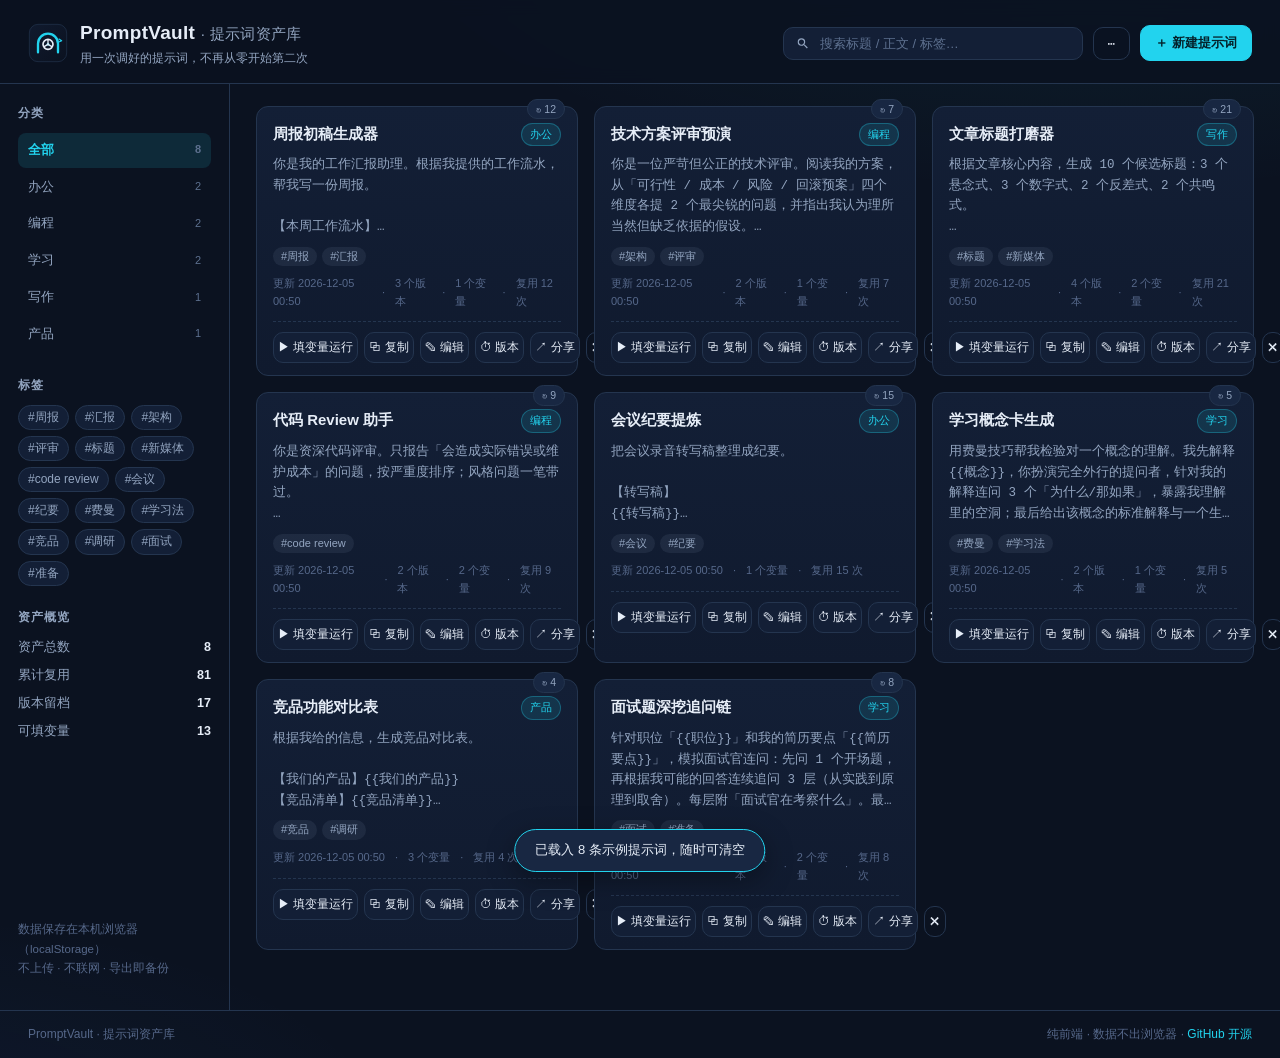
<file: index.html>
<!DOCTYPE html>
<html lang="zh-CN">
<head>
<meta charset="UTF-8">
<meta name="viewport" content="width=device-width, initial-scale=1.0">
<title>PromptVault · 提示词资产库</title>
<meta name="description" content="把每一次调教好的提示词，变成可复用的资产。分类、标签、变量、版本、分享——纯前端零依赖，数据不出浏览器。">
<link rel="icon" href="assets/logo.svg" type="image/svg+xml">
<link rel="stylesheet" href="style.css">
</head>
<body>

<!-- ===== 顶栏 ===== -->
<header class="topbar">
  <div class="brand">
    <img src="assets/logo.svg" alt="" class="brand-logo">
    <div class="brand-text">
      <h1>PromptVault <span class="brand-sub">· 提示词资产库</span></h1>
      <p class="brand-slogan">用一次调好的提示词，不再从零开始第二次</p>
    </div>
  </div>
  <div class="topbar-actions">
    <div class="searchbox">
      <svg viewBox="0 0 24 24" width="15" height="15"><path fill="currentColor" d="M15.5 14h-.79l-.28-.27A6.47 6.47 0 0 0 16 9.5A6.5 6.5 0 1 0 9.5 16c1.61 0 3.09-.59 4.23-1.57l.27.28v.79l5 4.99L20.49 19l-4.99-5Zm-6 0C7.01 14 5 11.99 5 9.5S7.01 5 9.5 5S14 7.01 14 9.5S11.99 14 9.5 14Z"/></svg>
      <input id="searchInput" type="search" placeholder="搜索标题 / 正文 / 标签…" autocomplete="off">
    </div>
    <button class="btn ghost" id="btnTools" title="导入 / 导出 / 清空">⋯</button>
    <button class="btn primary" id="btnAdd">＋ 新建提示词</button>
  </div>
</header>

<!-- ===== 主体 ===== -->
<main class="layout">
  <!-- 侧栏 -->
  <aside class="sidebar">
    <section class="side-block">
      <h3>分类</h3>
      <ul id="categoryList" class="side-list"></ul>
    </section>
    <section class="side-block">
      <h3>标签</h3>
      <div id="tagCloud" class="tag-cloud"></div>
    </section>
    <section class="side-block">
      <h3>资产概览</h3>
      <div id="stats" class="stats"></div>
    </section>
    <p class="side-foot">数据保存在本机浏览器（localStorage）<br>不上传 · 不联网 · 导出即备份</p>
  </aside>

  <!-- 卡片区 -->
  <section class="content">
    <div id="emptyState" class="empty" hidden>
      <p class="empty-title">这里还没有资产</p>
      <p class="empty-sub">把你最近一次用得顺手的提示词存进来，它就是你的第一笔资产。</p>
      <button class="btn primary" id="btnAddEmpty">＋ 新建提示词</button>
    </div>
    <div id="cardGrid" class="card-grid"></div>
  </section>
</main>

<!-- ===== 编辑弹窗 ===== -->
<dialog id="editorModal" class="modal">
  <form id="editorForm" method="dialog">
    <h2 id="editorTitle">新建提示词</h2>
    <div class="form-row two">
      <label>名称<input id="fName" type="text" maxlength="60" placeholder="例：月报初稿生成器" required></label>
      <label>分类<input id="fCategory" type="text" maxlength="20" list="categorySuggestions" placeholder="例：写作 / 编程 / 办公" required>
        <datalist id="categorySuggestions"></datalist>
      </label>
    </div>
    <label>标签<span class="hint">空格分隔，最多 5 个</span>
      <input id="fTags" type="text" placeholder="例：周报 汇报 工作总结">
    </label>
    <label>提示词正文<span class="hint">变量用双花括号占位，例：<code>{{目标读者}}</code>，运行时可填</span>
      <textarea id="fBody" rows="9" placeholder="你是…（角色设定）&#10;请根据以下信息…（任务说明）&#10;输出要求：…（格式约束）" required></textarea>
    </label>
    <div id="varPreview" class="var-preview" hidden></div>
    <div class="modal-foot">
      <button type="button" class="btn ghost" id="btnEditorCancel">取消</button>
      <button type="submit" class="btn primary" id="btnEditorSave">保存为资产</button>
    </div>
  </form>
</dialog>

<!-- ===== 运行弹窗（变量填充） ===== -->
<dialog id="runnerModal" class="modal">
  <h2 id="runnerTitle">运行提示词</h2>
  <p class="hint" id="runnerHint"></p>
  <div id="runnerFields" class="runner-fields"></div>
  <div class="runner-output">
    <div class="runner-output-head">
      <span>成品预览</span>
      <button class="btn small" id="btnCopyFinal">复制成品</button>
    </div>
    <pre id="runnerOutput"></pre>
  </div>
  <div class="modal-foot">
    <button type="button" class="btn ghost" id="btnRunnerClose">关闭</button>
    <button type="button" class="btn primary" id="btnCopyRaw">复制原始提示词</button>
  </div>
</dialog>

<!-- ===== 版本历史弹窗 ===== -->
<dialog id="historyModal" class="modal">
  <h2 id="historyTitle">版本历史</h2>
  <p class="hint">每次保存都会留档，可随时回滚。</p>
  <div id="historyList" class="history-list"></div>
  <div class="modal-foot">
    <button type="button" class="btn ghost" id="btnHistoryClose">关闭</button>
  </div>
</dialog>

<!-- ===== 导入导出弹窗 ===== -->
<dialog id="toolsModal" class="modal">
  <h2>备份与迁移</h2>
  <p class="hint">数据全部在本机。换电脑、换浏览器前，先导出一份 JSON。</p>
  <div class="tools-grid">
    <button class="btn" id="btnExport">⬇ 导出全部资产（JSON）</button>
    <button class="btn" id="btnImport">⬆ 导入备份（JSON）</button>
    <button class="btn" id="btnDemo">✦ 载入 8 条示例提示词</button>
    <button class="btn danger" id="btnWipe">✕ 清空全部数据</button>
  </div>
  <div class="modal-foot">
    <button type="button" class="btn ghost" id="btnToolsClose">关闭</button>
  </div>
</dialog>

<!-- ===== 分享接收弹窗 ===== -->
<dialog id="receiveModal" class="modal">
  <h2>收到一条分享的提示词</h2>
  <div id="receivePreview" class="receive-preview"></div>
  <div class="modal-foot">
    <button type="button" class="btn ghost" id="btnReceiveSkip">不要</button>
    <button type="button" class="btn primary" id="btnReceiveSave">存入我的资产库</button>
  </div>
</dialog>

<footer class="pagefoot">
  <span>PromptVault · 提示词资产库</span>
  <span>纯前端 · 数据不出浏览器 · <a href="https://github.com/suncpp/promptvault" target="_blank" rel="noopener">GitHub 开源</a></span>
</footer>

<div id="toast" class="toast" hidden></div>
<input type="file" id="importFile" accept=".json,application/json" hidden>

<script src="app.js"></script>
</body>
</html>
</file>
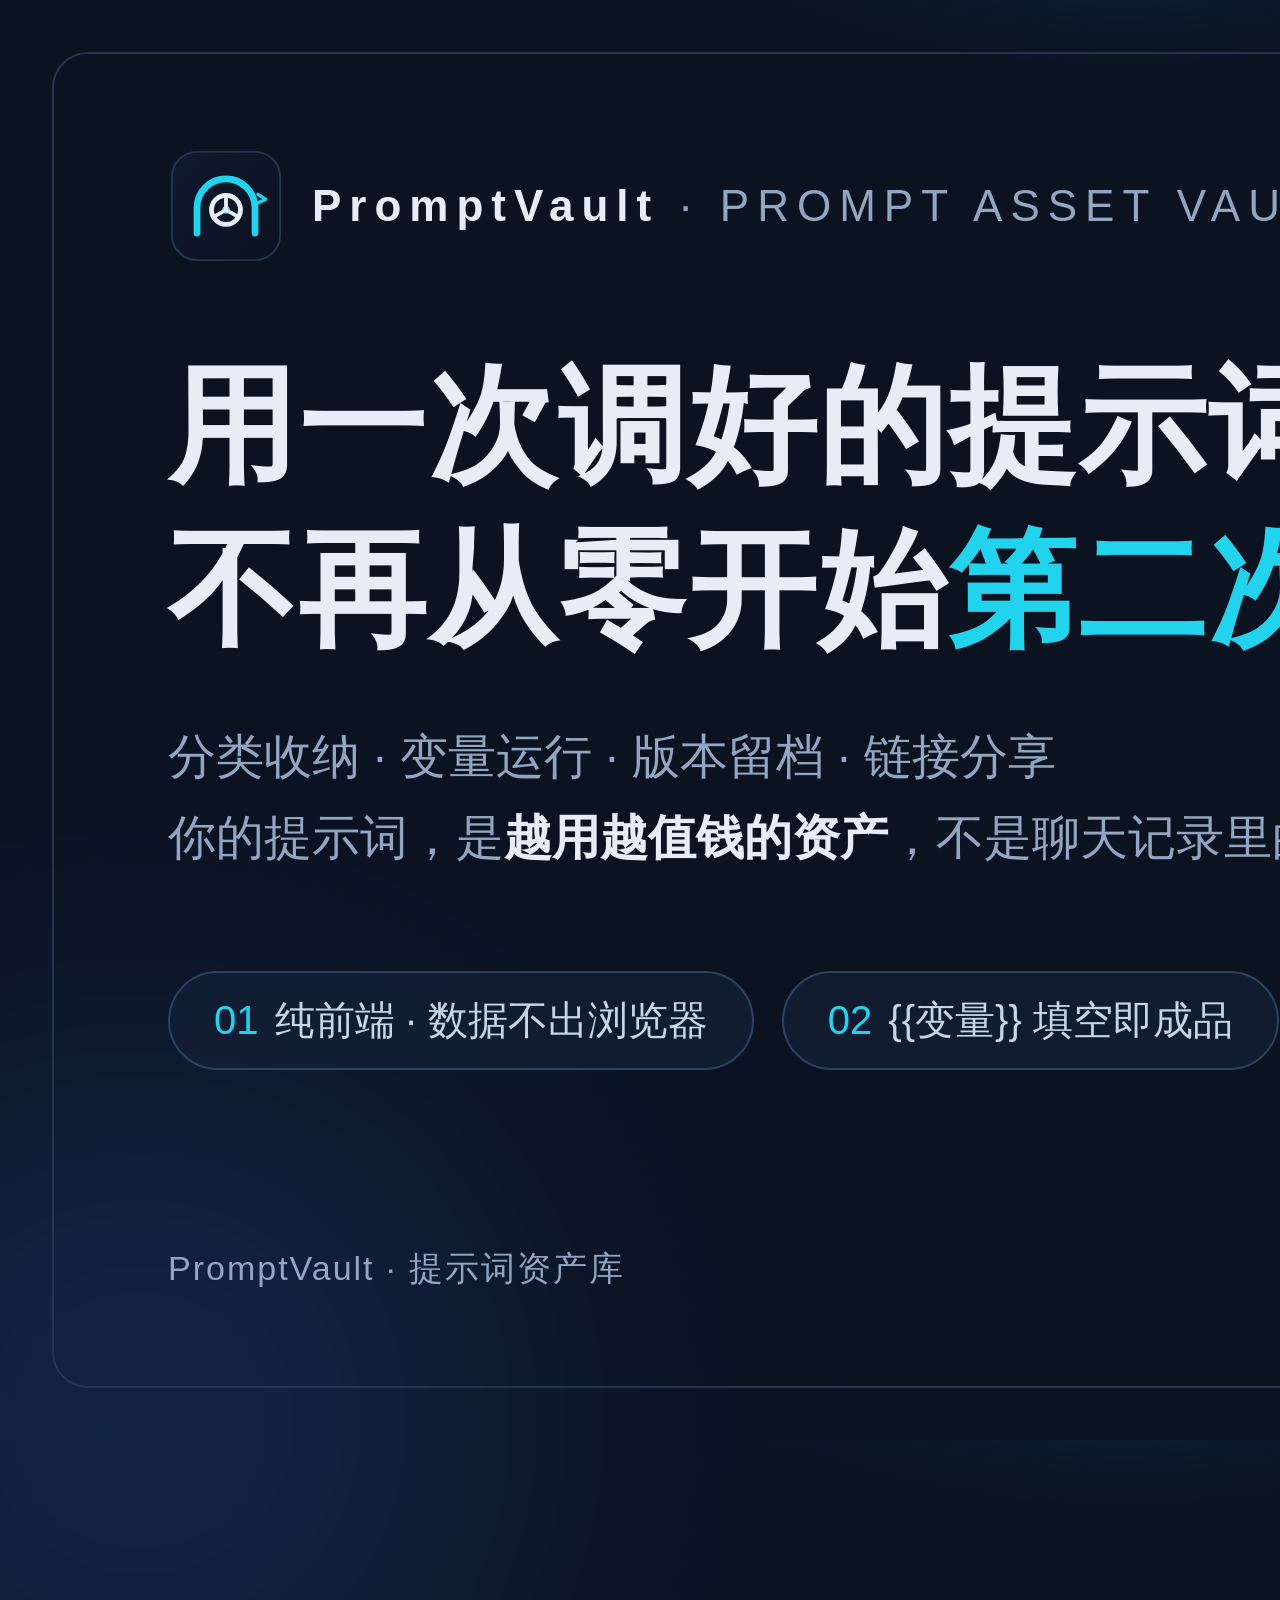
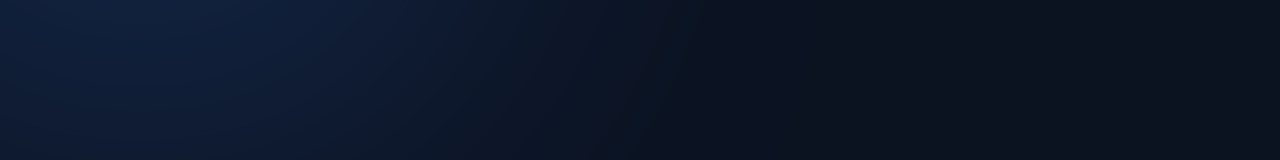
<file: assets/cover-intro.html>
<!DOCTYPE html>
<html lang="zh-CN">
<head>
<meta charset="UTF-8">
<style>
  * { margin: 0; padding: 0; box-sizing: border-box; }
  body {
    width: 1280px; height: 720px; zoom: 2;
    background:
      radial-gradient(900px 420px at 88% -12%, rgba(34,211,238,0.14), transparent 60%),
      radial-gradient(700px 380px at -6% 112%, rgba(59,130,246,0.10), transparent 60%),
      #0B1220;
    color: #E6EDF7;
    font-family: "Microsoft YaHei", "PingFang SC", sans-serif;
    position: relative; overflow: hidden;
  }
  .frame { position: absolute; inset: 26px; border: 1px solid #24354F; border-radius: 18px; }
  .glow { position: absolute; width: 340px; height: 340px; border-radius: 50%; filter: blur(90px); opacity: .35; }
  .g1 { background: #22D3EE; top: -140px; right: -80px; }
  .g2 { background: #3B82F6; bottom: -160px; left: -100px; opacity: .22; }

  .wrap { position: absolute; inset: 0; padding: 74px 84px; display: flex; flex-direction: column; }
  .kicker { display: flex; align-items: center; gap: 14px; }
  .logo { width: 58px; height: 58px; }
  .kicker-txt { font-size: 22px; letter-spacing: 4px; color: #93A5C0; }
  .kicker-txt b { color: #E6EDF7; }

  h1 { margin-top: 40px; font-size: 64px; line-height: 1.28; letter-spacing: 1px; }
  h1 .hl { color: #22D3EE; }
  .sub { margin-top: 22px; font-size: 24px; color: #93A5C0; line-height: 1.7; }
  .sub b { color: #E6EDF7; font-weight: 600; }

  .pills { margin-top: 46px; display: flex; gap: 14px; }
  .pill {
    border: 1px solid #2C4260; background: rgba(19,31,54,.75); border-radius: 99px;
    padding: 10px 22px; font-size: 20px; color: #C7D5EA;
  }
  .pill em { font-style: normal; color: #22D3EE; margin-right: 8px; }

  .foot {
    margin-top: auto; display: flex; justify-content: space-between; align-items: flex-end;
    font-size: 17px; color: #56688A; letter-spacing: 1px;
  }
  .foot .brand { color: #93A5C0; }
  .check { position: fixed; left: 0; top: 0; }
</style>
</head>
<body>
  <div class="glow g1"></div>
  <div class="glow g2"></div>
  <div class="frame"></div>
  <div class="wrap">
    <div class="kicker">
      <img class="logo" src="logo.svg" alt="">
      <div class="kicker-txt"><b>PromptVault</b> · PROMPT ASSET VAULT</div>
    </div>
    <h1>用一次调好的提示词，<br>不再从零开始<span class="hl">第二次</span></h1>
    <p class="sub">分类收纳 · 变量运行 · 版本留档 · 链接分享<br>你的提示词，是<b>越用越值钱的资产</b>，不是聊天记录里的尘埃</p>
    <div class="pills">
      <span class="pill"><em>01</em>纯前端 · 数据不出浏览器</span>
      <span class="pill"><em>02</em>{{变量}} 填空即成品</span>
      <span class="pill"><em>03</em>每次修改自动留版本</span>
    </div>
    <div class="foot">
      <span class="brand">PromptVault · 提示词资产库</span>
      <span>juejin.cn/vibe-work · 1024 新饭碗计划参赛作品</span>
    </div>
  </div>
  <script>
    window.addEventListener('load', function () {
      var over = 0;
      document.querySelectorAll('body *').forEach(function (el) {
        var r = el.getBoundingClientRect();
        if (r.width && r.height && (r.right > document.body.offsetWidth + 1 || r.bottom > document.body.offsetHeight + 1 || r.left < -1 || r.top < -1)) over++;
      });
      document.title = 'OVERFLOW=' + over;
    });
  </script>
</body>
</html>
</file>
<file: style.css>
/* ===== PromptVault · 提示词资产库 ===== */
:root {
  --bg: #0B1220;
  --bg-soft: #101a2e;
  --panel: #131f36;
  --panel-2: #182742;
  --line: #24354f;
  --text: #E6EDF7;
  --text-dim: #93a5c0;
  --accent: #22D3EE;
  --accent-deep: #0ea5c4;
  --accent-soft: rgba(34, 211, 238, 0.12);
  --warn: #F87171;
  --radius: 12px;
  --shadow: 0 8px 28px rgba(0, 0, 0, 0.35);
}
* { box-sizing: border-box; }
html, body { margin: 0; padding: 0; }
body {
  background:
    radial-gradient(1200px 500px at 85% -10%, rgba(34, 211, 238, 0.08), transparent 60%),
    radial-gradient(900px 420px at -10% 110%, rgba(59, 130, 246, 0.07), transparent 60%),
    var(--bg);
  color: var(--text);
  font: 14px/1.6 "Segoe UI", "PingFang SC", "Microsoft YaHei", sans-serif;
  min-height: 100vh;
}
a { color: var(--accent); text-decoration: none; }
a:hover { text-decoration: underline; }

/* ---- 顶栏 ---- */
.topbar {
  display: flex; align-items: center; justify-content: space-between; gap: 16px;
  padding: 18px 28px 14px;
  border-bottom: 1px solid var(--line);
  background: rgba(11, 18, 32, 0.85);
  position: sticky; top: 0; z-index: 20; backdrop-filter: blur(8px);
}
.brand { display: flex; align-items: center; gap: 12px; min-width: 0; }
.brand-logo { width: 40px; height: 40px; flex: none; }
.brand-text h1 { margin: 0; font-size: 19px; letter-spacing: 0.3px; }
.brand-sub { color: var(--text-dim); font-weight: 400; font-size: 15px; }
.brand-slogan { margin: 1px 0 0; font-size: 12px; color: var(--text-dim); }
.topbar-actions { display: flex; align-items: center; gap: 10px; }
.searchbox {
  display: flex; align-items: center; gap: 8px;
  background: var(--panel); border: 1px solid var(--line);
  border-radius: 10px; padding: 7px 12px; width: 300px; color: var(--text-dim);
  transition: border-color 0.15s;
}
.searchbox:focus-within { border-color: var(--accent); }
.searchbox input {
  background: none; border: none; outline: none; color: var(--text);
  width: 100%; font-size: 13px;
}
.searchbox input::placeholder { color: #5d708f; }

/* ---- 按钮 ---- */
.btn {
  border: 1px solid var(--line); background: var(--panel); color: var(--text);
  padding: 8px 14px; border-radius: 10px; cursor: pointer; font-size: 13px;
  transition: background 0.15s, border-color 0.15s, transform 0.05s;
  white-space: nowrap;
}
.btn:hover { background: var(--panel-2); border-color: #35507a; }
.btn:active { transform: translateY(1px); }
.btn.primary { background: var(--accent); border-color: var(--accent); color: #04222b; font-weight: 600; }
.btn.primary:hover { background: var(--accent-deep); border-color: var(--accent-deep); }
.btn.ghost { background: transparent; }
.btn.danger { color: var(--warn); border-color: rgba(248, 113, 113, 0.4); }
.btn.danger:hover { background: rgba(248, 113, 113, 0.08); }
.btn.small { padding: 4px 10px; font-size: 12px; border-radius: 8px; }

/* ---- 布局 ---- */
.layout { display: flex; min-height: calc(100vh - 76px); }
.sidebar {
  width: 230px; flex: none; padding: 20px 18px; border-right: 1px solid var(--line);
  display: flex; flex-direction: column; gap: 22px;
}
.side-block h3 {
  margin: 0 0 10px; font-size: 12px; color: var(--text-dim);
  text-transform: uppercase; letter-spacing: 1px;
}
.side-list { list-style: none; margin: 0; padding: 0; }
.side-list li {
  display: flex; justify-content: space-between; align-items: center;
  padding: 7px 10px; border-radius: 8px; cursor: pointer; color: var(--text-dim);
  font-size: 13px; margin-bottom: 2px;
}
.side-list li:hover { background: var(--panel); color: var(--text); }
.side-list li.active { background: var(--accent-soft); color: var(--accent); font-weight: 600; }
.side-list .count { font-size: 11px; color: #5d708f; }
.tag-cloud { display: flex; flex-wrap: wrap; gap: 6px; }
.tag-chip {
  font-size: 12px; color: var(--text-dim); background: var(--panel);
  border: 1px solid var(--line); padding: 2px 9px; border-radius: 99px; cursor: pointer;
}
.tag-chip:hover { color: var(--text); }
.tag-chip.active { color: var(--accent); border-color: var(--accent); background: var(--accent-soft); }
.stats { display: grid; gap: 8px; }
.stat-row { display: flex; justify-content: space-between; font-size: 12.5px; color: var(--text-dim); }
.stat-row b { color: var(--text); font-variant-numeric: tabular-nums; }
.side-foot { margin-top: auto; font-size: 11.5px; color: #56688a; line-height: 1.7; }

.content { flex: 1; padding: 22px 26px 60px; min-width: 0; }
.card-grid { display: grid; grid-template-columns: repeat(auto-fill, minmax(320px, 1fr)); gap: 16px; }

/* ---- 空态 ---- */
.empty { text-align: center; padding: 90px 20px; color: var(--text-dim); }
.empty-title { font-size: 17px; color: var(--text); margin: 0 0 6px; }
.empty-sub { margin: 0 0 18px; }

/* ---- 卡片 ---- */
.pv-card {
  background: linear-gradient(180deg, var(--panel), var(--bg-soft));
  border: 1px solid var(--line); border-radius: var(--radius);
  padding: 16px 16px 12px; display: flex; flex-direction: column; gap: 9px;
  transition: border-color 0.15s, transform 0.12s, box-shadow 0.15s;
  position: relative;
}
.pv-card:hover { border-color: #35507a; transform: translateY(-2px); box-shadow: var(--shadow); }
.pv-card-top { display: flex; justify-content: space-between; align-items: flex-start; gap: 8px; }
.pv-name { margin: 0; font-size: 15px; font-weight: 600; line-height: 1.4; }
.pv-category {
  flex: none; font-size: 11px; color: var(--accent); background: var(--accent-soft);
  border: 1px solid rgba(34, 211, 238, 0.3); padding: 2px 8px; border-radius: 99px;
}
.pv-body {
  margin: 0; font-size: 12.5px; color: var(--text-dim); line-height: 1.65;
  max-height: 88px; overflow: hidden; word-break: break-all;
  display: -webkit-box; -webkit-line-clamp: 4; -webkit-box-orient: vertical;
  white-space: pre-wrap;
}
.pv-body code, .var-preview code, .receive-preview code, .hint code {
  font-family: Consolas, monospace; color: var(--accent); background: var(--accent-soft);
  padding: 0 4px; border-radius: 4px; font-size: 12px;
}
.pv-tags { display: flex; flex-wrap: wrap; gap: 5px; }
.pv-tag { font-size: 11px; color: var(--text-dim); background: rgba(147, 165, 192, 0.1); padding: 1px 8px; border-radius: 99px; }
.pv-meta { font-size: 11px; color: #56688a; display: flex; gap: 10px; align-items: center; }
.pv-actions { display: flex; gap: 6px; border-top: 1px dashed var(--line); padding-top: 10px; margin-top: 2px; }
.pv-actions .btn { flex: 1; padding: 6px 4px; font-size: 12px; text-align: center; }
.pv-use-badge {
  position: absolute; top: -8px; right: 12px; font-size: 10.5px;
  background: var(--panel-2); border: 1px solid var(--line); color: var(--text-dim);
  border-radius: 99px; padding: 1px 8px;
}

/* ---- 弹窗 ---- */
.modal {
  background: var(--panel); color: var(--text);
  border: 1px solid var(--line); border-radius: 14px;
  padding: 22px 24px; width: min(680px, 92vw); box-shadow: var(--shadow);
}
.modal::backdrop { background: rgba(4, 8, 16, 0.66); backdrop-filter: blur(2px); }
.modal h2 { margin: 0 0 6px; font-size: 17px; }
.modal form label, .modal > label { display: block; font-size: 13px; color: var(--text-dim); margin-bottom: 12px; }
.modal input[type="text"], .modal textarea {
  display: block; width: 100%; margin-top: 5px;
  background: var(--bg-soft); border: 1px solid var(--line); border-radius: 9px;
  color: var(--text); padding: 9px 12px; font-size: 13.5px; outline: none;
  font-family: inherit; resize: vertical;
}
.modal textarea { font-family: Consolas, "Microsoft YaHei", monospace; line-height: 1.6; }
.modal input:focus, .modal textarea:focus { border-color: var(--accent); }
.form-row.two { display: grid; grid-template-columns: 1fr 1fr; gap: 12px; }
.hint { font-size: 12px; color: #6b7f9e; font-weight: 400; }
.modal .hint { display: block; margin-top: 2px; }
.modal-foot { display: flex; justify-content: flex-end; gap: 10px; margin-top: 16px; }

.var-preview {
  background: var(--bg-soft); border: 1px dashed var(--line); border-radius: 9px;
  padding: 8px 12px; font-size: 12.5px; color: var(--text-dim); margin-bottom: 12px;
}

/* ---- 运行弹窗 ---- */
.runner-fields { display: grid; grid-template-columns: 1fr 1fr; gap: 10px; margin: 12px 0 14px; }
.runner-fields label { font-size: 12.5px; color: var(--text-dim); }
.runner-fields input { display: block; width: 100%; margin-top: 4px; background: var(--bg-soft); border: 1px solid var(--line); border-radius: 8px; color: var(--text); padding: 7px 10px; outline: none; }
.runner-fields input:focus { border-color: var(--accent); }
.runner-output { border: 1px solid var(--line); border-radius: 10px; overflow: hidden; }
.runner-output-head {
  display: flex; justify-content: space-between; align-items: center;
  padding: 7px 12px; background: var(--bg-soft); font-size: 12px; color: var(--text-dim);
  border-bottom: 1px solid var(--line);
}
.runner-output pre {
  margin: 0; padding: 12px 14px; max-height: 260px; overflow: auto;
  font: 12.5px/1.7 Consolas, monospace; color: var(--text); white-space: pre-wrap; word-break: break-all;
}

/* ---- 版本历史 ---- */
.history-list { display: grid; gap: 8px; max-height: 420px; overflow: auto; margin: 10px 0; }
.history-item {
  display: flex; justify-content: space-between; align-items: center; gap: 10px;
  background: var(--bg-soft); border: 1px solid var(--line); border-radius: 9px; padding: 9px 12px;
}
.history-item .hi-meta { font-size: 12px; color: var(--text-dim); }
.history-item .hi-meta b { color: var(--text); font-weight: 600; }
.history-item.current { border-color: rgba(34, 211, 238, 0.4); }
.history-item pre {
  margin: 6px 0 0; font: 11.5px/1.6 Consolas, monospace; color: #7c90b0;
  max-height: 60px; overflow: hidden; white-space: pre-wrap; word-break: break-all;
}

/* ---- 导入导出 ---- */
.tools-grid { display: grid; grid-template-columns: 1fr 1fr; gap: 10px; margin-top: 14px; }
.tools-grid .btn { padding: 12px; }

/* ---- 分享接收 ---- */
.receive-preview {
  background: var(--bg-soft); border: 1px solid var(--line); border-radius: 10px;
  padding: 12px 14px; margin: 12px 0; max-height: 300px; overflow: auto;
  font-size: 13px; line-height: 1.7; white-space: pre-wrap; word-break: break-all;
}

/* ---- 页脚 / 杂项 ---- */
.pagefoot {
  display: flex; justify-content: space-between; padding: 14px 28px;
  border-top: 1px solid var(--line); font-size: 12px; color: #56688a;
}
.toast {
  position: fixed; bottom: 28px; left: 50%; transform: translateX(-50%);
  background: var(--panel-2); border: 1px solid var(--accent); color: var(--text);
  padding: 10px 20px; border-radius: 99px; font-size: 13px; z-index: 99;
  box-shadow: var(--shadow); animation: toast-in 0.18s ease-out;
}
@keyframes toast-in { from { opacity: 0; transform: translate(-50%, 8px); } to { opacity: 1; transform: translate(-50%, 0); } }

/* ---- 响应式 ---- */
@media (max-width: 860px) {
  .layout { flex-direction: column; }
  .sidebar { width: 100%; border-right: none; border-bottom: 1px solid var(--line); flex-direction: row; flex-wrap: wrap; gap: 16px; }
  .side-block { flex: 1 1 200px; }
  .side-foot { display: none; }
  .topbar { flex-wrap: wrap; }
  .searchbox { width: 100%; order: 3; }
  .form-row.two { grid-template-columns: 1fr; }
  .runner-fields { grid-template-columns: 1fr; }
}
</file>
